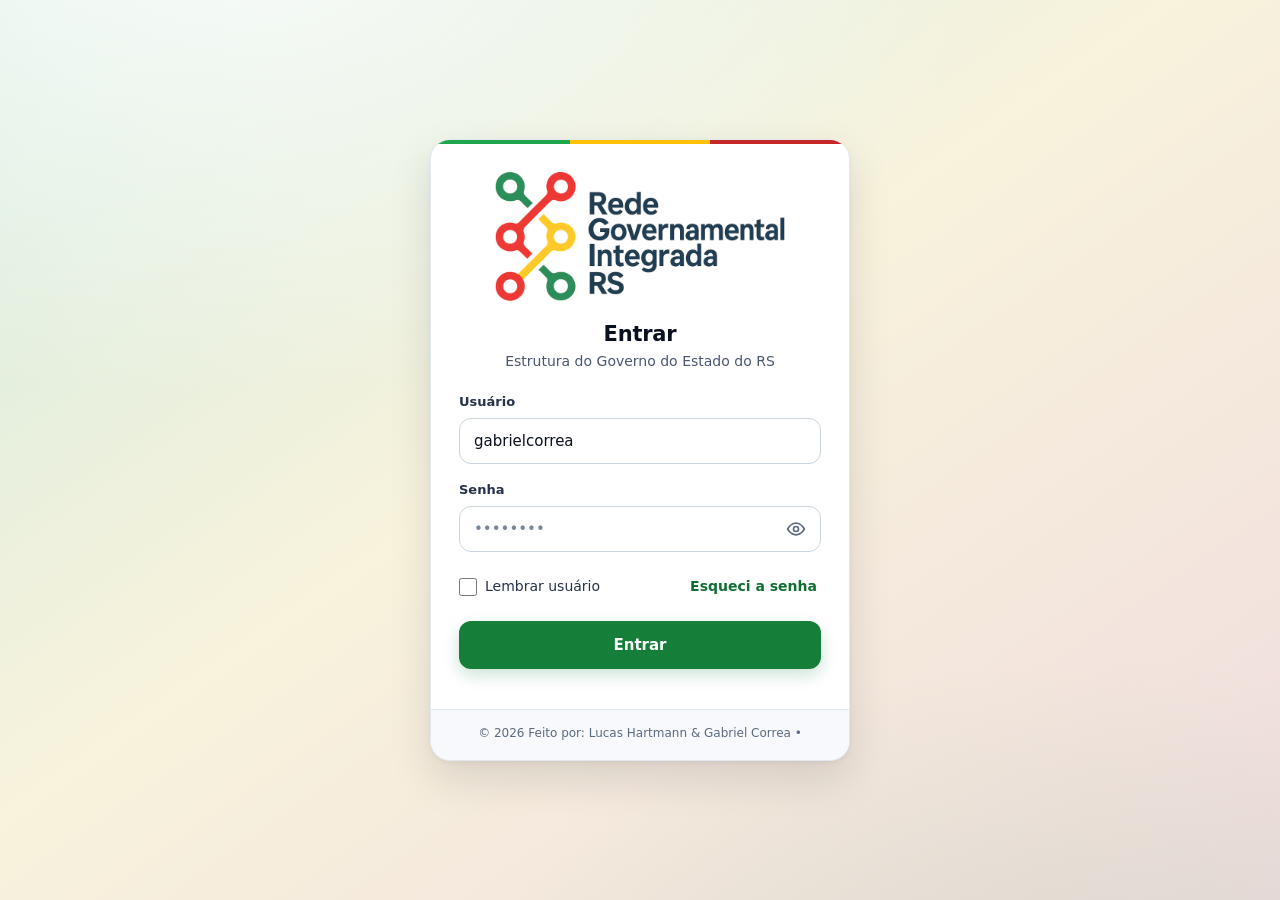
<file: index.html>
<!doctype html>
<html lang="pt-br">
<head>
  <meta charset="utf-8" />
  <meta name="viewport" content="width=device-width, initial-scale=1" />
  <title>Entrar • Estrutura do Governo do RS</title>
  <meta name="color-scheme" content="light">
  <link rel="stylesheet" href="assets/base.css">
  <style>
    html,body{height:100%}
    body{background:#f7fafc}
    body::before{
      content:""; position:fixed; inset:0; z-index:-1; pointer-events:none;
      background:
        radial-gradient(1200px 700px at 15% -10%, rgba(255,255,255,.85), rgba(255,255,255,0) 70%),
        radial-gradient(1000px 650px at 85% 120%, rgba(31,165,76,.12), rgba(31,165,76,0) 65%),
        linear-gradient(145deg, rgba(31,165,76,.16) 0%, rgba(255,193,7,.13) 46%, rgba(198,40,40,.14) 100%),
        #f7fafc;
    }
    .app{min-height:100%; display:grid; place-items:center; padding:28px 16px}
    .card{position:relative; width:100%; max-width:420px; background:var(--surface); border:1px solid var(--border); border-radius:var(--radius-xl); box-shadow:var(--shadow-lg); overflow:hidden}
    .card::before{content:""; position:absolute; inset:0 0 auto 0; height:4px; background:var(--tricolor)}
    .brand{display:grid; place-items:center; padding:32px 28px 4px}
    .brand img{width:min(300px,80%); height:auto}
    .title{padding:16px 28px 0; text-align:center}
    .title h1{margin:0; font-size:21px; font-weight:800}
    .title p{margin:4px 0 0; color:var(--muted); font-size:14px}
    form{padding:20px 28px 24px; display:grid; gap:16px}
    .form-field{display:grid; gap:6px}
    label{font-size:13px; font-weight:600; color:var(--ink-2)}
    .input{display:flex; align-items:center; gap:6px; min-height:46px; padding:0 6px 0 14px; border:1px solid var(--border-strong); border-radius:var(--radius); background:var(--surface); transition:border-color .15s var(--ease), box-shadow .15s var(--ease)}
    .input:hover{border-color:#94a3b8}
    .input:focus-within{border-color:var(--rs-green); box-shadow:var(--ring)}
    .input input{border:0; outline:0; flex:1; min-width:0; font:inherit; font-size:15px; background:transparent; color:var(--ink); padding:11px 0}
    .input input::placeholder{color:#7a8699}
    .icon-btn{display:inline-grid; place-items:center; width:36px; height:36px; border:0; border-radius:8px; background:transparent; color:var(--subtle); cursor:pointer}
    .icon-btn:hover{background:var(--surface-2); color:var(--ink)}
    .icon-btn svg{width:20px; height:20px}
    .icon-btn .icon-hide{display:none}
    .icon-btn[aria-pressed="true"] .icon-show{display:none}
    .icon-btn[aria-pressed="true"] .icon-hide{display:block}
    .row{display:flex; align-items:center; justify-content:space-between; gap:8px; flex-wrap:wrap}
    .row .remember{display:flex; align-items:center; gap:8px; font-size:14px; font-weight:500; color:var(--ink-2); cursor:pointer; min-height:36px}
    .row .remember input{width:18px; height:18px; margin:0; accent-color:var(--rs-green-600); cursor:pointer}
    .link-btn{border:0; background:transparent; padding:8px 4px; font-size:14px; font-weight:600; color:var(--rs-green-700); cursor:pointer; border-radius:6px}
    .link-btn:hover{text-decoration:underline}
    .btn-submit{width:100%; min-height:48px; font-size:15px; border-radius:var(--radius); box-shadow:0 6px 16px rgba(21,127,57,.22)}
    .danger{--alert-icon:url("data:image/svg+xml,%3Csvg xmlns='http://www.w3.org/2000/svg' viewBox='0 0 24 24' fill='none' stroke='black' stroke-width='2' stroke-linecap='round'%3E%3Ccircle cx='12' cy='12' r='9'/%3E%3Cpath d='M12 7.5v5.5M12 16.5h.01'/%3E%3C/svg%3E")}
    .danger:not(:empty){display:flex; align-items:flex-start; gap:8px; padding:10px 12px; border-radius:10px; background:var(--danger-bg); border:1px solid var(--danger-border); color:var(--danger); font-size:14px; font-weight:500}
    .danger:not(:empty)::before{content:""; flex-shrink:0; width:18px; height:18px; margin-top:1px; background:currentColor; -webkit-mask:var(--alert-icon) center/contain no-repeat; mask:var(--alert-icon) center/contain no-repeat}
    .footer{padding:14px 18px 18px; text-align:center; color:var(--subtle); font-size:12px; border-top:1px solid var(--border); background:var(--surface-2)}
  </style>
</head>
<body>
  <main class="app">
    <section class="card" aria-labelledby="cardTitle">
      <div class="brand" aria-hidden="true">
        <img src="assets/logo-340.webp" width="762" height="340" alt="Estrutura do Governo do Estado do Rio Grande do Sul" fetchpriority="high" />
      </div>
      <div class="title">
        <h1 id="cardTitle">Entrar</h1>
        <p>Estrutura do Governo do Estado do RS</p>
      </div>

      <form id="loginForm" novalidate>
        <div class="form-field">
          <label for="email">Usuário</label>
          <div class="input">
            <input id="email" name="email" type="text" placeholder="admin" autocomplete="username" required value="gabrielcorrea">
          </div>
        </div>
        <div class="form-field">
          <label for="password">Senha</label>
          <div class="input">
            <input id="password" name="password" type="password" placeholder="••••••••" autocomplete="current-password" required />
            <button type="button" class="icon-btn" id="togglePwd" aria-label="Mostrar senha" aria-pressed="false" title="Mostrar senha">
              <svg class="icon-show" viewBox="0 0 24 24" fill="none" stroke="currentColor" stroke-width="2" stroke-linecap="round" stroke-linejoin="round" aria-hidden="true"><path d="M2 12s3.6-7 10-7 10 7 10 7-3.6 7-10 7S2 12 2 12Z"/><circle cx="12" cy="12" r="3"/></svg>
              <svg class="icon-hide" viewBox="0 0 24 24" fill="none" stroke="currentColor" stroke-width="2" stroke-linecap="round" stroke-linejoin="round" aria-hidden="true"><path d="M3 3l18 18"/><path d="M10.6 5.1A10.8 10.8 0 0 1 12 5c6.4 0 10 7 10 7a17.6 17.6 0 0 1-3.2 4.1M6.6 6.6C3.9 8.4 2 12 2 12s3.6 7 10 7a9.7 9.7 0 0 0 5.4-1.6"/><path d="M9.9 9.9a3 3 0 0 0 4.2 4.2"/></svg>
            </button>
          </div>
        </div>

        <div class="row">
          <label class="remember"><input id="remember" type="checkbox"> Lembrar usuário</label>
          <button type="button" class="link-btn" id="forgotBtn">Esqueci a senha</button>
        </div>

        <button class="btn btn-primary btn-submit" id="submitBtn" type="submit">Entrar</button>
        <div id="error" class="danger" role="alert"></div>


      </form>

      <div class="footer">&copy; <span id="year"></span> Feito por: Lucas Hartmann & Gabriel Correa •</div>
    </section>
  </main>

  <script>
    // SINGLE-USER STATIC AUTH (GitHub Pages)
    const AUTH = {
      username: 'gabrielcorrea',
      salt_b64: 'iFazNYH+a0aBEwi+pKUBWA==',
      hash_b64: 'RBp4ToRff5KmyZJ1Z6ACW68mD6pLKg7T3Mtt2YJXJ0s=',
      iterations: 210000,
      dklen: 32
    };
    const REDIRECT_AFTER_LOGIN = 'organograma.html';

    // Helper para criar novo hash
    window.generatePassword = async function(newPassword){
      const salt = crypto.getRandomValues(new Uint8Array(16));
      const salt_b64 = btoa(String.fromCharCode(...salt));
      const hash_b64 = await derivePBKDF2(newPassword, salt_b64, AUTH.iterations, AUTH.dklen);
      console.log('%cCole no AUTH:', 'color:#1FA54C; font-weight:bold');
      console.log({ username: AUTH.username, salt_b64, hash_b64, iterations: AUTH.iterations, dklen: AUTH.dklen });
      return { salt_b64, hash_b64 };
    }

    const byId = (id) => document.getElementById(id);
    const emailEl = byId('email');
    const pwdEl = byId('password');
    const rememberEl = byId('remember');
    const errorEl = byId('error');
    const submitBtn = byId('submitBtn');
    const forgotBtn = byId('forgotBtn');
    const togglePwd = byId('togglePwd');
    byId('year').textContent = new Date().getFullYear();

    // Lembrar usuário
    const savedUser = localStorage.getItem('orgRS_user');
    if(savedUser){ emailEl.value = savedUser; rememberEl.checked = true; }
    togglePwd.addEventListener('click', ()=>{
      const t = pwdEl.getAttribute('type') === 'password' ? 'text' : 'password';
      pwdEl.setAttribute('type', t);
      const visible = t === 'text';
      togglePwd.setAttribute('aria-pressed', String(visible));
      togglePwd.setAttribute('aria-label', visible ? 'Ocultar senha' : 'Mostrar senha');
      togglePwd.title = visible ? 'Ocultar senha' : 'Mostrar senha';
    });
    function setLoading(state){ submitBtn.disabled = state; submitBtn.textContent = state ? 'Entrando…' : 'Entrar'; }
    function showError(msg){ errorEl.textContent = msg || ''; }
    function grantSession(user){ sessionStorage.setItem('orgRS_auth', JSON.stringify({user, ts:Date.now()})); }
    function goApp(){ window.location.href = REDIRECT_AFTER_LOGIN; }

    async function derivePBKDF2(password, salt_b64, iterations, dklen){
      const enc = new TextEncoder();
      const keyMaterial = await crypto.subtle.importKey('raw', enc.encode(password), 'PBKDF2', false, ['deriveBits']);
      const salt = Uint8Array.from(atob(salt_b64), c => c.charCodeAt(0));
      const bits = await crypto.subtle.deriveBits({name:'PBKDF2', hash:'SHA-256', salt, iterations}, keyMaterial, dklen*8);
      return btoa(String.fromCharCode(...new Uint8Array(bits)));
    }
    function timingSafeEqual(a,b){
      if(a.length !== b.length) return false;
      let out = 0; for(let i=0;i<a.length;i++){ out |= a.charCodeAt(i) ^ b.charCodeAt(i); } return out===0;
    }

    document.getElementById('loginForm').addEventListener('submit', async (e)=>{
      e.preventDefault(); showError(''); setLoading(true);
      const user = emailEl.value.trim();
      const pass = pwdEl.value;
      if(rememberEl.checked) localStorage.setItem('orgRS_user', user); else localStorage.removeItem('orgRS_user');
      try{
        if(user !== AUTH.username){ showError('Usuário inválido.'); setLoading(false); return; }
        const candidate = await derivePBKDF2(pass, AUTH.salt_b64, AUTH.iterations, AUTH.dklen);
        if(timingSafeEqual(candidate, AUTH.hash_b64)){ grantSession(user); goApp(); }
        else { showError('Senha incorreta.'); }
      }catch(err){ showError('Não foi possível entrar.'); }
      finally{ setLoading(false); }
    });

    forgotBtn.addEventListener('click', ()=>{ showError('Contate o administrador para redefinir a senha.'); });
  </script>
</body>
</html>
</file>
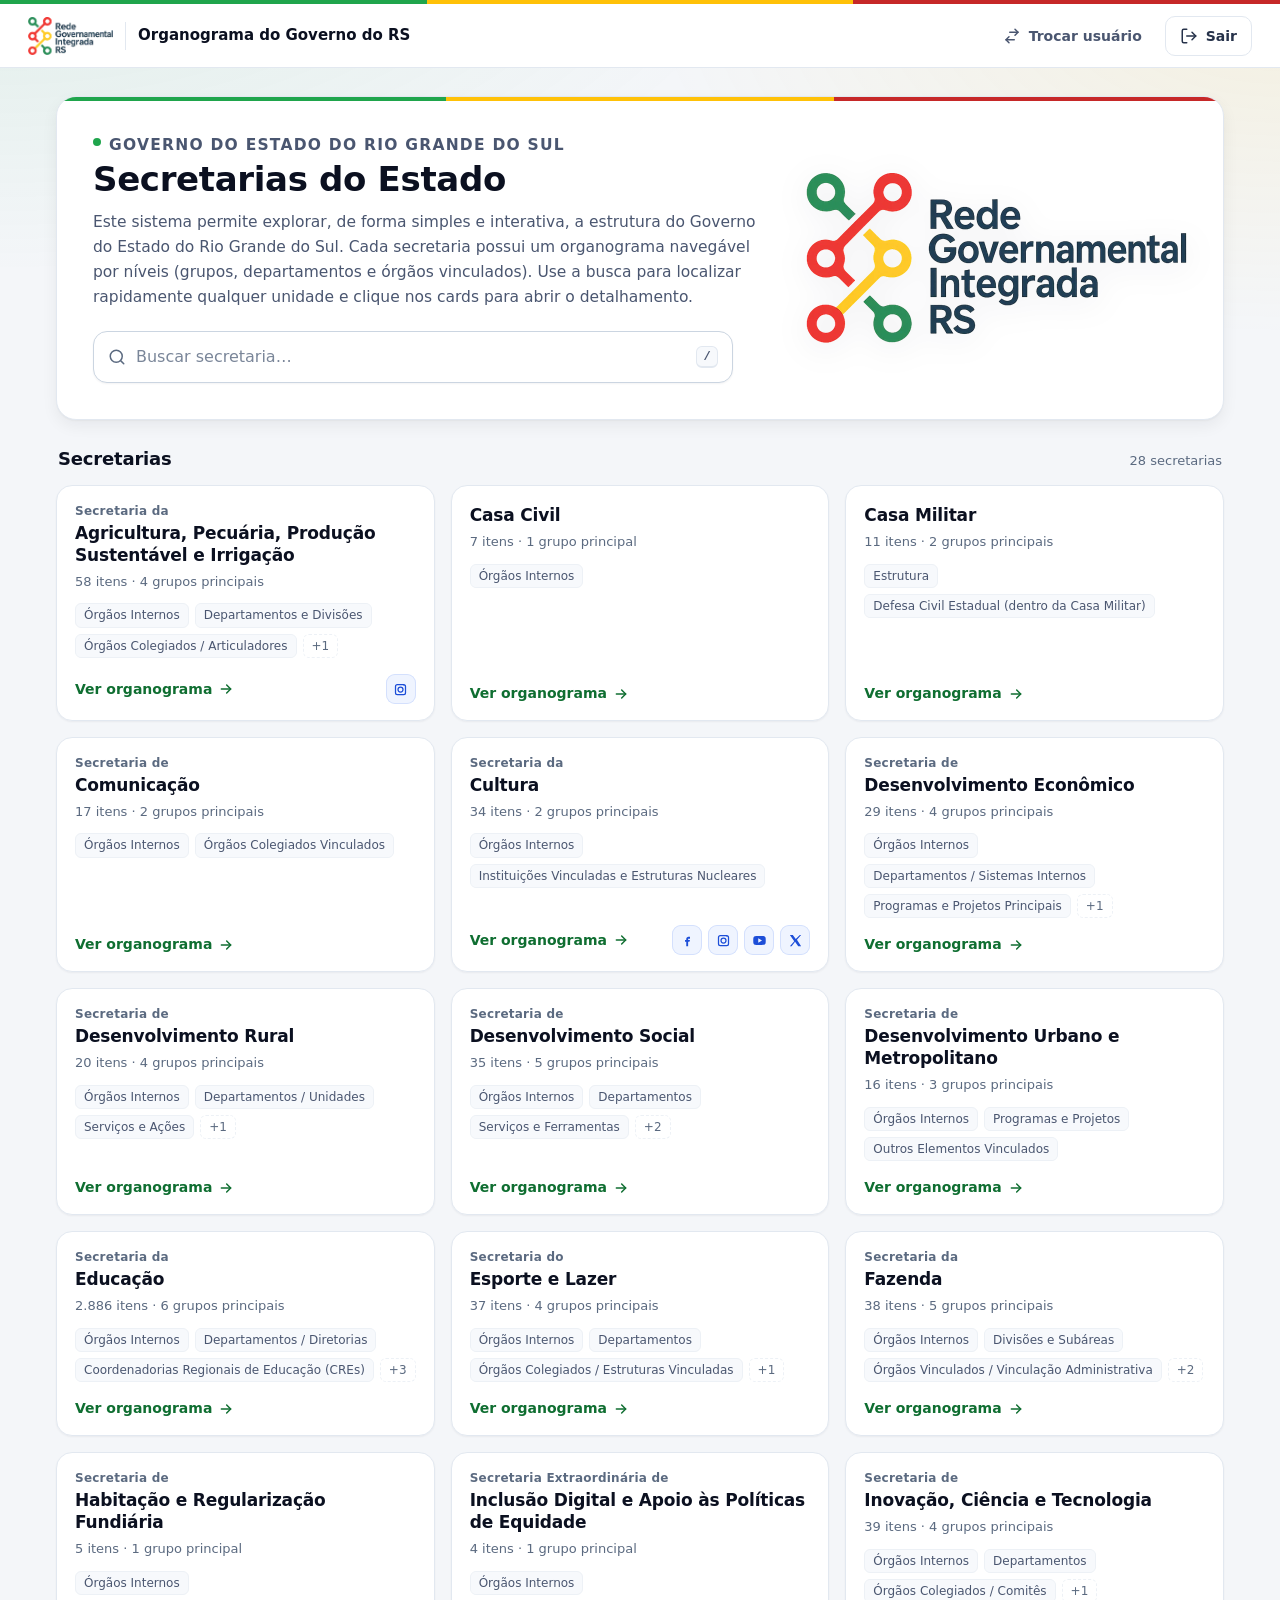
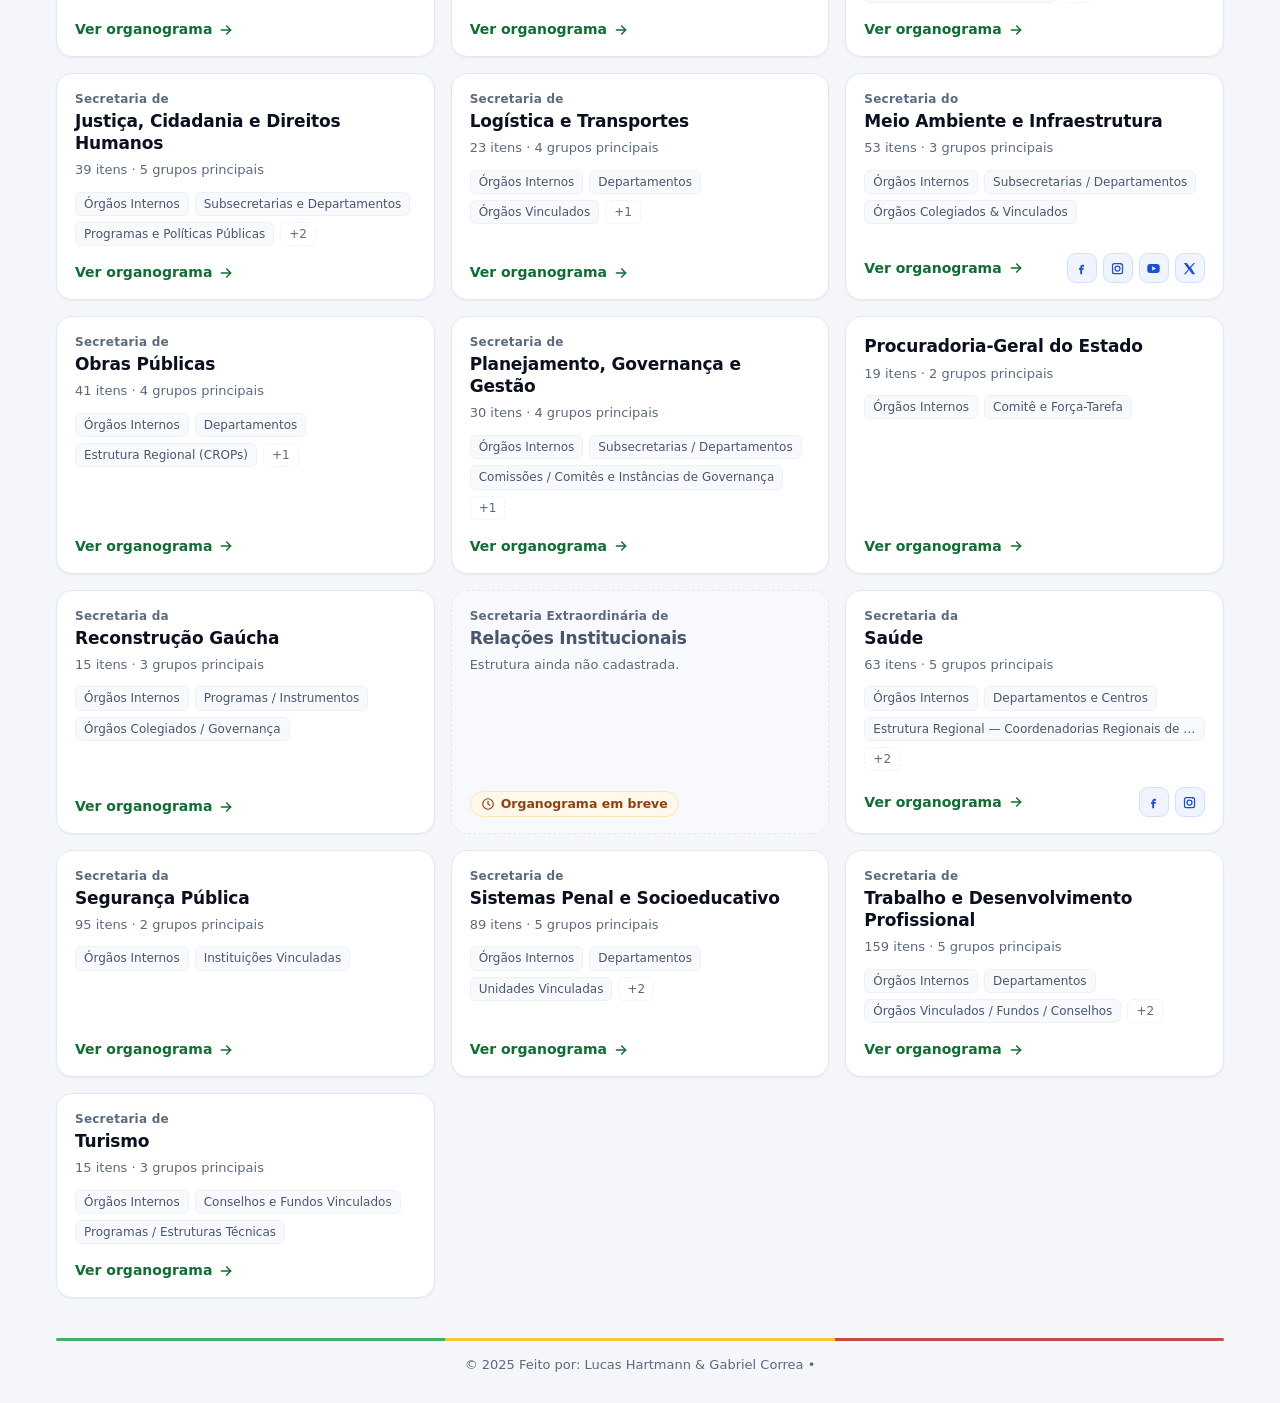
<file: organograma.html>
<!doctype html>
<html lang="pt-br">
<head>
  <meta charset="utf-8" />
  <meta name="viewport" content="width=device-width, initial-scale=1" />
  <title>Organograma – Secretarias (v3)</title>
  <meta name="color-scheme" content="light">
  <link rel="stylesheet" href="assets/base.css">
  <style>
    body{background:var(--bg)}
    body::before{
      content:""; position:fixed; inset:0; z-index:-1; pointer-events:none;
      background:
        radial-gradient(1100px 520px at 0% -10%, rgba(31,165,76,.10), rgba(31,165,76,0) 70%),
        radial-gradient(900px 480px at 100% 0%, rgba(255,193,7,.10), rgba(255,193,7,0) 70%);
    }

    /* ---------- Hero ---------- */
    .hero{max-width:1200px; margin:28px auto 0; padding:0 16px}
    .hero-card{
      position:relative; overflow:hidden;
      background:var(--surface); border:1px solid var(--border); border-radius:var(--radius-xl);
      box-shadow:var(--shadow); padding:clamp(20px,3.5vw,36px);
    }
    .hero-card::before{content:""; position:absolute; inset:0 0 auto 0; height:4px; background:var(--tricolor)}
    .hero-card{display:grid; grid-template-columns:minmax(0,1fr) auto; gap:32px; align-items:center}
    .hero-art img{display:block; max-height:170px; width:auto; filter:drop-shadow(0 6px 16px rgba(11,16,32,.08))}
    @media (max-width:920px){ .hero-card{grid-template-columns:1fr} .hero-art{display:none} }
    .eyebrow{display:flex; align-items:flex-start; gap:8px; margin:0 0 10px; font-size:12px; font-weight:700; letter-spacing:.08em; text-transform:uppercase; color:var(--rs-green-700)}
    .eyebrow::before{content:""; flex-shrink:0; width:8px; height:8px; margin-top:.35em; border-radius:50%; background:var(--rs-green)}
    .hero h1{margin:0 0 10px; font-size:clamp(26px,3.2vw,34px); font-weight:800}
    .hero p{margin:0; max-width:68ch; color:var(--muted); font-size:15.5px; line-height:1.6}
    .hero-search{margin-top:22px; max-width:640px}
    .hero-search .field{min-height:52px; border-radius:14px; padding:0 14px; box-shadow:var(--shadow-sm)}
    .hero-search .field input{font-size:16px}
    .hero-search .field kbd{flex-shrink:0}
    @media (hover:none){ .hero-search .field kbd{display:none} }

    /* ---------- Lista ---------- */
    .layout{max-width:1200px; margin:28px auto 0; padding:0 16px}
    .section-head{display:flex; align-items:baseline; justify-content:space-between; gap:12px; margin:0 2px 14px}
    .section-head h2{margin:0; font-size:18px; font-weight:700}
    .result-count{font-size:13px; color:var(--subtle); font-variant-numeric:tabular-nums}

    .grid{display:grid; grid-template-columns:repeat(3,minmax(0,1fr)); gap:16px; padding:0; margin:0; list-style:none}
    @media (max-width:1100px){ .grid{grid-template-columns:repeat(2,minmax(0,1fr))} }
    @media (max-width:700px){ .grid{grid-template-columns:minmax(0,1fr); gap:12px} }
    .grid > li{min-width:0}
    @media (max-width:640px){
      /* Topo compacto no celular: os cards aparecem mais cedo */
      .hero{margin-top:16px}
      .hero-card{padding:22px 18px 20px; border-radius:var(--radius-lg)}
      .eyebrow{font-size:11px; letter-spacing:.05em; margin-bottom:8px}
      .hero h1{font-size:24px; margin-bottom:8px}
      .hero p{font-size:14.5px; line-height:1.55}
      .hero-search{margin-top:16px}
      .layout{margin-top:20px}
    }

    .card.s{
      position:relative; display:flex; flex-direction:column; height:100%;
      background:var(--surface); border:1px solid var(--border); border-radius:var(--radius-lg);
      box-shadow:var(--shadow-sm); padding:18px 18px 16px; overflow:hidden;
      transition:border-color .18s var(--ease), box-shadow .18s var(--ease), transform .18s var(--ease);
    }
    .card.s::before{content:""; position:absolute; left:0; top:0; bottom:0; width:4px; background:var(--rs-green); transform:scaleY(0); transform-origin:top; transition:transform .2s var(--ease)}
    .card.s:hover{border-color:var(--rs-green-100); box-shadow:var(--shadow); transform:translateY(-2px)}
    .card.s:hover::before{transform:scaleY(1)}
    .card.s:focus-within{box-shadow:var(--ring); border-color:var(--rs-green)}
    .card.s:focus-within::before{transform:scaleY(1)}

    .card.s h3{margin:0 0 6px; font-size:17px; line-height:1.3}
    .org-name{display:flex; flex-direction:column; gap:2px}
    .org-name-prefix{font-size:12px; font-weight:600; letter-spacing:.02em; color:var(--subtle)}
    .org-name-main{font-weight:700; color:var(--ink)}
    .card-meta{margin:0 0 12px; font-size:13px; color:var(--subtle); font-variant-numeric:tabular-nums}
    .card-meta strong{color:var(--ink-2); font-weight:700}

    .tags{display:flex; flex-wrap:wrap; gap:6px; margin:0; padding:0; list-style:none}
    .tag{max-width:100%; overflow:hidden; text-overflow:ellipsis; white-space:nowrap; font-size:12px; line-height:1.2; color:var(--muted); background:var(--surface-2); border:1px solid #edf1f6; padding:4px 8px; border-radius:6px}
    .tag.more{color:var(--subtle); background:transparent; border-style:dashed}

    .foot{display:flex; justify-content:space-between; align-items:center; gap:12px; margin-top:auto; padding-top:16px}
    .foot .social-link{width:30px; height:30px}
    .foot .social-link svg{width:15px; height:15px}

    /* Secretaria sem organograma cadastrado */
    .card.s.is-missing{background:var(--surface-2); border-style:dashed; box-shadow:none}
    .card.s.is-missing:hover{transform:none; border-color:var(--border); box-shadow:none}
    .card.s.is-missing::before{display:none}
    .card.s.is-missing .org-name-main{color:var(--muted)}
    .soon{display:inline-flex; align-items:center; gap:6px; font-size:12.5px; font-weight:600; color:#92400e; background:#fff8eb; border:1px solid #fde7b0; border-radius:999px; padding:3px 10px}
    .soon svg{width:14px; height:14px}
    .open{display:inline-flex; align-items:center; gap:6px; color:var(--rs-green-700); font-weight:700; font-size:14px; text-decoration:none}
    .open svg{width:16px; height:16px; transition:transform .18s var(--ease)}
    .card.s:hover .open svg{transform:translateX(3px)}
    /* Link "esticado": o card inteiro é clicável, mas só existe um alvo de foco */
    .open::after{content:""; position:absolute; inset:0; border-radius:inherit}
    .open:focus-visible{box-shadow:none}

    .empty-state{display:none; text-align:center; padding:40px 16px; background:var(--surface); border:1px dashed var(--border-strong); border-radius:var(--radius-lg); color:var(--muted)}
    .empty-state strong{display:block; color:var(--ink); font-size:16px; margin-bottom:4px}
    .empty-state .btn{margin-top:14px}
  </style>
  <script src="assets/ui.js"></script>
  <script src="dados/organograma.js" defer></script>
  <script src="dados/redes-sociais.js" defer></script>
</head>
<body>
  <a class="skip-link" href="#grid">Pular para a lista de secretarias</a>
  <div class="stripe"></div>
  <header class="topbar">
    <a class="brand" href="organograma.html" aria-label="Organograma do Governo do RS – início">
      <img src="assets/logo-80.webp" width="179" height="80" alt="" decoding="async" onerror="this.style.display='none'">
      <span class="brand-divider" aria-hidden="true"></span>
      <span class="brand-title">Organograma do Governo do RS</span>
    </a>
    <div class="grow"></div>
    <div class="actions">
      <button class="btn btn-ghost" onclick="location.href='index.html'" title="Trocar usuário" aria-label="Trocar usuário">
        <svg viewBox="0 0 24 24" fill="none" stroke="currentColor" stroke-width="2" stroke-linecap="round" stroke-linejoin="round" aria-hidden="true"><path d="M16 3l4 4-4 4"/><path d="M20 7H9"/><path d="M8 21l-4-4 4-4"/><path d="M4 17h11"/></svg>
        <span class="btn-label">Trocar usuário</span>
      </button>
      <button class="btn" onclick="sessionStorage.removeItem('orgRS_auth');location.href='index.html'" title="Sair" aria-label="Sair">
        <svg viewBox="0 0 24 24" fill="none" stroke="currentColor" stroke-width="2" stroke-linecap="round" stroke-linejoin="round" aria-hidden="true"><path d="M9 21H5a2 2 0 0 1-2-2V5a2 2 0 0 1 2-2h4"/><path d="M16 17l5-5-5-5"/><path d="M21 12H9"/></svg>
        <span class="btn-label">Sair</span>
      </button>
    </div>
  </header>

  <section class="hero" aria-labelledby="hero-title">
    <div class="hero-card">
      <div class="hero-copy">
      <p class="eyebrow">Governo do Estado do Rio Grande do Sul</p>
      <h1 id="hero-title">Secretarias do Estado</h1>
      <p>Este sistema permite explorar, de forma simples e interativa, a estrutura do Governo do Estado do Rio Grande do Sul. Cada secretaria possui um organograma navegável por níveis (grupos, departamentos e órgãos vinculados). Use a busca para localizar rapidamente qualquer unidade e clique nos cards para abrir o detalhamento.</p>
      <div class="hero-search">
        <label class="sr-only" for="q">Buscar secretaria</label>
        <div class="field">
          <svg viewBox="0 0 24 24" fill="none" aria-hidden="true"><path d="M21 21l-4.2-4.2M11 19a8 8 0 1 1 0-16 8 8 0 0 1 0 16Z" stroke="currentColor" stroke-width="2" stroke-linecap="round"/></svg>
          <input id="q" type="search" placeholder="Buscar secretaria…" autocomplete="off" aria-describedby="result-count" />
          <kbd aria-hidden="true" title="Pressione / para buscar">/</kbd>
        </div>
      </div>
      </div>
      <div class="hero-art"><img src="assets/logo-340.webp" width="762" height="340" alt="Logo Organograma RS" loading="lazy" decoding="async"></div>
    </div>
  </section>

  <main class="layout">
    <div class="section-head">
      <h2>Secretarias</h2>
      <span class="result-count" id="result-count" aria-live="polite"></span>
    </div>
    <ul class="grid" id="grid"></ul>
    <div class="empty-state" id="empty">
      <strong>Nenhuma secretaria encontrada</strong>
      <span id="empty-text"></span>
      <div><button class="btn" type="button" id="clear-search">Limpar busca</button></div>
    </div>
  </main>

  <script>
    const SECRETARIAS = ["Casa Civil", "Casa Militar", "Secretaria da Agricultura, Pecuária, Produção Sustentável e Irrigação", "Secretaria de Desenvolvimento Social", "Secretaria da Cultura", "Secretaria de Comunicação", "Secretaria de Desenvolvimento Econômico", "Secretaria de Desenvolvimento Rural", "Secretaria de Desenvolvimento Urbano e Metropolitano", "Secretaria da Educação", "Secretaria do Esporte e Lazer", "Secretaria Extraordinária de Inclusão Digital e Apoio às Políticas de Equidade", "Secretaria Extraordinária de Relações Institucionais", "Secretaria da Fazenda", "Secretaria de Habitação e Regularização Fundiária", "Secretaria de Inovação, Ciência e Tecnologia", "Secretaria de Justiça, Cidadania e Direitos Humanos", "Secretaria de Logística e Transportes", "Secretaria do Meio Ambiente e Infraestrutura", "Secretaria de Obras Públicas", "Secretaria de Planejamento, Governança e Gestão", "Secretaria da Reconstrução Gaúcha", "Secretaria da Saúde", "Secretaria da Segurança Pública", "Secretaria de Sistemas Penal e Socioeducativo", "Secretaria de Trabalho e Desenvolvimento Profissional", "Secretaria de Turismo", "Procuradoria-Geral do Estado"];

    const grid = document.getElementById('grid');
    const q = document.getElementById('q');
    const resultCount = document.getElementById('result-count');
    const emptyState = document.getElementById('empty');
    const emptyText = document.getElementById('empty-text');
    const MAX_TAGS = 3;
    const ARROW_ICON = '<svg viewBox="0 0 24 24" fill="none" stroke="currentColor" stroke-width="2.2" stroke-linecap="round" stroke-linejoin="round" aria-hidden="true"><path d="M5 12h14"/><path d="M13 6l6 6-6 6"/></svg>';
    const CLOCK_ICON = '<svg viewBox="0 0 24 24" fill="none" stroke="currentColor" stroke-width="2" stroke-linecap="round" stroke-linejoin="round" aria-hidden="true"><circle cx="12" cy="12" r="9"/><path d="M12 7v5l3 2"/></svg>';

    function slug(s){
      return (s||'').normalize('NFD').replace(/[\u0300-\u036f]/g,'').toLowerCase().replace(/[^a-z0-9\s-]/g,'').trim().replace(/\s+/g,'-');
    }

    function getTags(){
      return ['Gabinete','Diretorias','Departamentos','Órgãos Vinculados','Conselhos','Fundações'];
    }

    // dados/organograma.js define DATA; se não carregar, os cards voltam às tags padrão.
    const hasData = () => typeof DATA !== 'undefined';
    const secretariaData = (key) => (hasData() && Object.prototype.hasOwnProperty.call(DATA, key)) ? DATA[key] : null;

    function countItems(node){
      let total = 0;
      (function walk(n){ for(const c of (n.children || [])){ total++; walk(c); } })(node);
      return total;
    }

    function plural(n, one, many){ return n.toLocaleString('pt-BR') + ' ' + (n === 1 ? one : many); }

    function tagList(labels, hiddenCount){
      const ul = document.createElement('ul'); ul.className = 'tags';
      ul.setAttribute('aria-label', 'Grupos do organograma');
      for(const t of labels){
        const li = document.createElement('li'); li.className = 'tag'; li.textContent = t; li.title = t; ul.appendChild(li);
      }
      if(hiddenCount > 0){
        const more = document.createElement('li'); more.className = 'tag more';
        more.textContent = '+' + hiddenCount;
        more.title = plural(hiddenCount, 'outro grupo', 'outros grupos');
        ul.appendChild(more);
      }
      return ul;
    }

    function cardMeta(text){
      const p = document.createElement('p'); p.className = 'card-meta'; p.textContent = text; return p;
    }

    function buildCard(name){
      const key = slug(name);
      const data = secretariaData(key);
      const isMissing = hasData() && !data;

      const li = document.createElement('li');
      const card = document.createElement('article');
      card.className = 'card s' + (isMissing ? ' is-missing' : '');
      card.appendChild(OrgUI.nameNode(name, 'h3'));

      if(data){
        const groups = (data.children || []).filter(c => c.type !== 'nota').map(c => c.name);
        card.appendChild(cardMeta(plural(countItems(data), 'item', 'itens') + ' · ' + plural(groups.length, 'grupo principal', 'grupos principais')));
        card.appendChild(tagList(groups.slice(0, MAX_TAGS), groups.length - MAX_TAGS));
      } else if(isMissing){
        card.appendChild(cardMeta('Estrutura ainda não cadastrada.'));
      } else {
        card.appendChild(tagList(getTags(), 0));
      }

      const foot = document.createElement('div'); foot.className = 'foot';
      if(isMissing){
        const soon = document.createElement('span'); soon.className = 'soon';
        soon.innerHTML = CLOCK_ICON + '<span>Organograma em breve</span>';
        foot.appendChild(soon);
      } else {
        const a = document.createElement('a'); a.className = 'open'; a.href = 'secretaria.html#' + key;
        a.innerHTML = '<span>Ver organograma</span>' + ARROW_ICON;
        a.setAttribute('aria-label', 'Ver organograma: ' + name);
        foot.appendChild(a);
      }
      const socials = OrgUI.secretariaSocials(key, name);
      if(socials.length) foot.appendChild(OrgUI.socialLinksNode(socials, name));
      card.appendChild(foot);

      li.appendChild(card);
      return li;
    }

    function render(filter=''){
      const term = OrgUI.normalize(filter).trim();
      const items = SECRETARIAS.slice()
        .sort(OrgUI.compareByMainName)
        .filter(n => !term || OrgUI.normalize(n).includes(term));

      grid.innerHTML = '';
      for(const name of items){ grid.appendChild(buildCard(name)); }

      resultCount.textContent = term
        ? `${items.length} de ${SECRETARIAS.length} secretarias`
        : `${SECRETARIAS.length} secretarias`;
      emptyState.style.display = items.length ? 'none' : 'block';
      emptyText.textContent = items.length ? '' : `Não há resultados para “${filter.trim()}”. Verifique a grafia ou tente outro termo.`;
    }

    q.addEventListener('input', ()=> render(q.value));
    document.getElementById('clear-search').addEventListener('click', ()=>{ q.value=''; render(); q.focus(); });
    document.addEventListener('keydown', (e)=>{
      const typing = /^(INPUT|TEXTAREA|SELECT)$/.test(document.activeElement.tagName);
      if(e.key === '/' && !typing){ e.preventDefault(); q.focus(); }
      if(e.key === 'Escape' && document.activeElement === q && q.value){ q.value=''; render(); }
    });
    // Os arquivos de dados são carregados com "defer": renderiza quando já estão disponíveis.
    document.addEventListener('DOMContentLoaded', ()=> render(q.value));
  </script>

  <footer class="site-footer">
    <div class="stripe"></div>
    <div>© 2025 Feito por: Lucas Hartmann &amp; Gabriel Correa •</div>
  </footer>

</body>
</html>
</file>
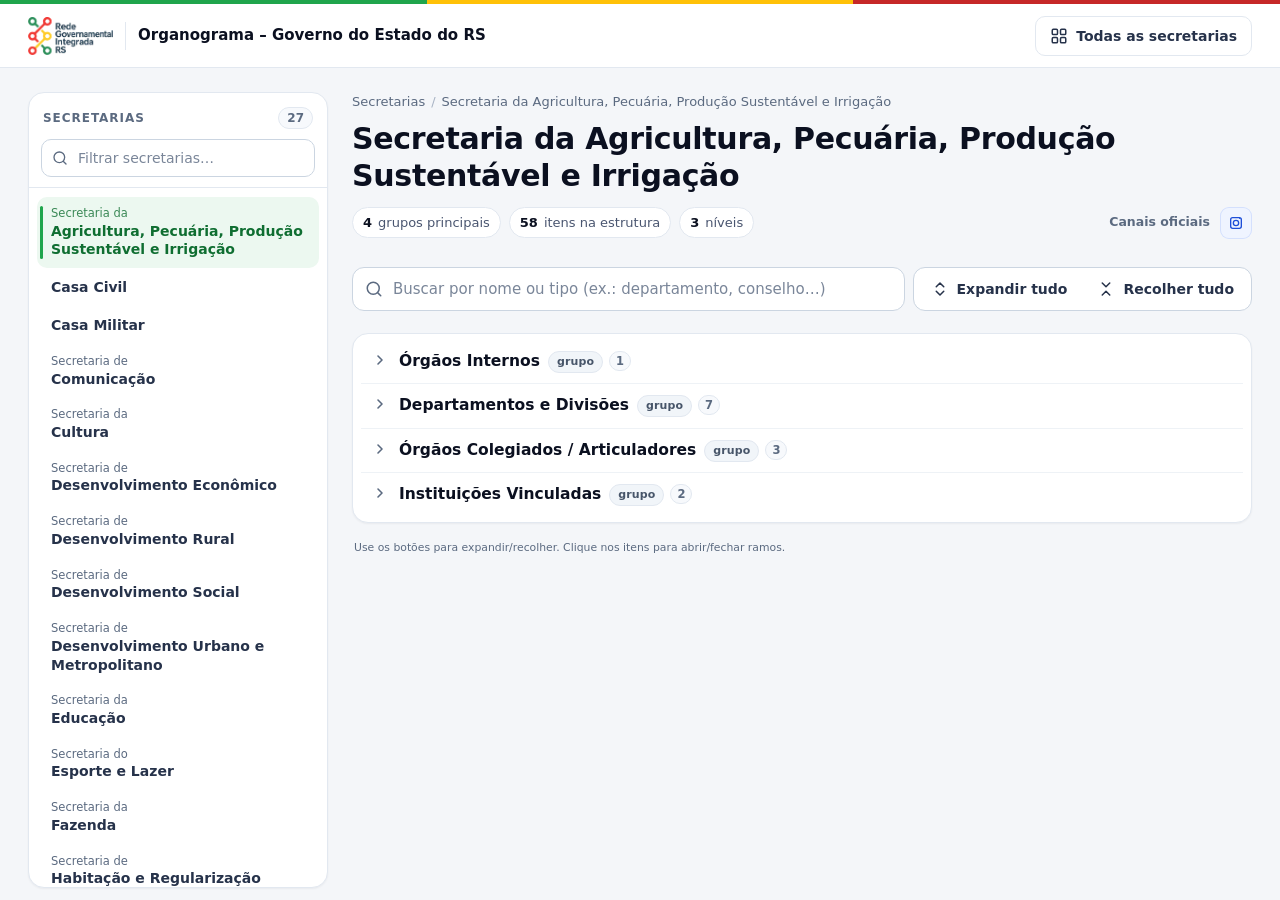
<file: secretaria.html>
<!DOCTYPE html>
<html lang="pt-BR">
<head>
<meta charset="utf-8">
<meta name="viewport" content="width=device-width, initial-scale=1">
<title>Organograma – Secretarias</title>
<meta name="color-scheme" content="light">
<link rel="stylesheet" href="assets/base.css">
<style>
  :root { --aside-w:300px; }
  .wrap { display:grid; grid-template-columns:var(--aside-w) minmax(0,1fr); gap:24px; padding:24px clamp(16px,3vw,28px) 0; max-width:1360px; margin:0 auto; align-items:start; }
  main { min-width:0; min-height:60vh; }

  /* ---------- Barra lateral: lista de secretarias ---------- */
  aside { position:sticky; top:calc(var(--topbar-h) + 16px); display:flex; flex-direction:column; max-height:calc(100vh - var(--topbar-h) - 40px); background:var(--surface); border:1px solid var(--border); border-radius:var(--radius-lg); box-shadow:var(--shadow-sm); overflow:hidden; }
  .aside-head { display:flex; align-items:center; justify-content:space-between; gap:8px; padding:14px 14px 10px; }
  .aside-head h2 { margin:0; font-size:12px; font-weight:700; letter-spacing:.08em; text-transform:uppercase; color:var(--subtle); }
  .aside-head .count { font-size:12px; font-weight:600; color:var(--subtle); background:var(--surface-2); border:1px solid var(--border); border-radius:999px; padding:1px 8px; font-variant-numeric:tabular-nums; }
  .aside-filter { padding:0 12px 10px; border-bottom:1px solid var(--border); }
  .aside-filter .field { min-height:38px; border-radius:10px; padding:0 10px; }
  .aside-filter .field input { font-size:14px; padding:7px 0; }
  .aside-filter .field > svg { width:16px; height:16px; }
  #secretaria-list { overflow:auto; padding:8px; overscroll-behavior:contain; }
  .aside-toggle { display:none; }

  .pill { position:relative; display:block; width:100%; padding:9px 12px 9px 14px; margin:1px 0; border-radius:10px; color:var(--ink-2); text-decoration:none; font-size:14px; line-height:1.35; transition:background-color .15s var(--ease), color .15s var(--ease); }
  .pill:hover { background:var(--surface-2); color:var(--ink); }
  .pill[aria-current="page"] { background:var(--rs-green-50); color:var(--rs-green-700); }
  .pill[aria-current="page"]::before { content:""; position:absolute; left:3px; top:9px; bottom:9px; width:3px; border-radius:3px; background:var(--rs-green); }
  .pill[hidden] { display:none; }
  .org-name { display:flex; flex-direction:column; }
  .pill .org-name-prefix { font-size:11.5px; color:var(--subtle); }
  .pill .org-name-main { font-weight:600; }
  .pill[aria-current="page"] .org-name-prefix { color:var(--rs-green-700); opacity:.8; }
  .aside-empty { display:none; padding:12px; font-size:13px; color:var(--subtle); }

  /* ---------- Cabeçalho da secretaria ---------- */
  .crumbs { display:flex; align-items:center; flex-wrap:wrap; gap:6px; margin:0 0 8px; padding:0; list-style:none; font-size:13px; color:var(--subtle); }
  .crumbs a { color:var(--subtle); text-decoration:none; font-weight:500; }
  .crumbs a:hover { color:var(--rs-green-700); text-decoration:underline; }
  .crumbs li + li::before { content:"/"; margin-right:6px; color:#a8b3c4; }
  .page-head h1 { margin:0; font-size:clamp(22px,2.6vw,30px); font-weight:800; max-width:40ch; }
  .page-head .stats { display:flex; flex-wrap:wrap; gap:8px; margin:12px 0 0; padding:0; list-style:none; }
  .page-head .stats li { display:inline-flex; align-items:baseline; gap:6px; padding:5px 10px; background:var(--surface); border:1px solid var(--border); border-radius:999px; font-size:13px; color:var(--muted); }
  .page-head .stats strong { color:var(--ink); font-variant-numeric:tabular-nums; }

  /* ---------- Barra de ferramentas (fixa ao rolar) ---------- */
  .controls { position:sticky; top:var(--topbar-h); z-index:10; display:flex; flex-wrap:wrap; align-items:center; gap:8px; margin:18px 0 12px; padding:10px 0; background:linear-gradient(var(--bg) 80%, rgba(244,246,249,0)); }
  .controls .field { flex:1; min-width:220px; }
  .search-count { font-size:12.5px; font-weight:600; color:var(--subtle); white-space:nowrap; font-variant-numeric:tabular-nums; }
  .search-count:empty { display:none; }
  .segmented { display:inline-flex; background:var(--surface); border:1px solid var(--border-strong); border-radius:12px; padding:3px; gap:2px; }
  .segmented .btn { min-height:36px; border:0; border-radius:9px; background:transparent; }
  .segmented .btn:hover { background:var(--surface-2); }

  .empty { display:none; margin:8px 0 16px; padding:28px 16px; text-align:center; border-radius:var(--radius-lg); background:var(--surface); border:1px dashed var(--border-strong); color:var(--muted); }
  .empty .btn { margin-top:12px; }

  /* ---------- Árvore ---------- */
  .tree-card { background:var(--surface); border:1px solid var(--border); border-radius:var(--radius-lg); box-shadow:var(--shadow-sm); padding:8px; }
  .tree-card:has(#tree:empty) { display:none; }
  #tree:focus { box-shadow:none; }

  /* ---------- Redes oficiais e estado "não encontrado" ---------- */
  .head-meta { display:flex; flex-wrap:wrap; align-items:center; justify-content:space-between; gap:12px; margin-top:12px; }
  .head-meta .stats { margin:0; }
  .sec-socials { display:flex; align-items:center; gap:10px; font-size:12.5px; font-weight:600; color:var(--subtle); }
  .sec-socials:empty { display:none; }
  .missing { display:none; margin-top:20px; padding:32px 24px; text-align:center; background:var(--surface); border:1px dashed var(--border-strong); border-radius:var(--radius-lg); color:var(--muted); }
  .missing strong { display:block; margin-bottom:6px; font-size:17px; color:var(--ink); }
  .missing p { margin:0 auto 16px; max-width:52ch; }
  body.is-missing .missing { display:block; }
  body.is-missing .controls,
  body.is-missing .empty,
  body.is-missing .tree-card,
  body.is-missing .hint,
  body.is-missing .head-meta { display:none !important; }
  .list { list-style:none; margin:0; padding:0; }
  .list .list { margin-left:19px; padding-left:10px; border-left:1px solid var(--border); }
  #tree > .list > li + li { border-top:1px solid #eef2f6; margin-top:2px; padding-top:2px; }

  .node { display:flex; align-items:flex-start; gap:8px; border-radius:10px; transition:background-color .12s var(--ease); }
  /* Linhas fora da tela não passam por layout/pintura (essencial com milhares de itens abertos) */
  #tree .node { content-visibility:auto; contain-intrinsic-size:auto 40px; }
  .node-main:focus-visible { box-shadow:inset 0 0 0 2px var(--rs-green); }
  .node:hover { background:var(--surface-2); }
  .node-main { flex:1; min-width:0; display:flex; align-items:flex-start; gap:8px; padding:8px 8px; margin:0; border:0; background:none; color:inherit; font:inherit; text-align:left; border-radius:10px; }
  button.node-main { cursor:pointer; }
  .toggle { width:22px; height:22px; margin-top:-1px; flex-shrink:0; display:inline-flex; align-items:center; justify-content:center; border-radius:6px; color:var(--subtle); transition:transform .18s var(--ease), background-color .12s var(--ease), color .12s var(--ease); }
  .toggle svg { width:16px; height:16px; }
  button.node-main:hover .toggle { background:#e8edf3; color:var(--ink); }
  li.is-open > .node .toggle { transform:rotate(90deg); color:var(--rs-green-700); }
  .leaf { visibility:hidden; }
  .node-text { min-width:0; }
  .title { font-weight:500; color:var(--ink); overflow-wrap:anywhere; }
  .node.is-leaf .title { font-weight:400; color:var(--ink-2); }
  #tree > .list > li > .node .title { font-weight:700; font-size:15.5px; color:var(--ink); }
  li.is-open > .node .title { color:var(--ink); }
  .title mark { background:var(--mark); color:inherit; border-radius:3px; padding:0 1px; }

  .badge { display:inline-block; margin-left:8px; padding:1px 8px; font-size:11px; font-weight:600; line-height:18px; letter-spacing:.01em; vertical-align:1px; white-space:nowrap; border-radius:999px; border:1px solid; }
  .fam-grupo     { color:#475569; background:#f1f5f9; border-color:#e2e8f0; }
  .fam-direcao   { color:#0f6e31; background:#ecf8f0; border-color:#c9ecd5; }
  .fam-unidade   { color:#1d4ed8; background:#eff4ff; border-color:#d4e0fd; }
  .fam-entidade  { color:#92400e; background:#fff8eb; border-color:#fde7b0; }
  .fam-colegiado { color:#6d28d9; background:#f5f1ff; border-color:#e3d8fd; }
  .fam-regional  { color:#0f766e; background:#ecfbf8; border-color:#c5efe7; }
  .fam-escola    { color:#0369a1; background:#eef8fe; border-color:#cbe9fb; }
  .fam-programa  { color:#be185d; background:#fdf0f6; border-color:#f8d3e4; }
  .fam-nota      { color:#92400e; background:#fffbeb; border-color:#fde68a; }
  .count { display:inline-block; margin-left:6px; min-width:22px; padding:0 6px; font-size:11.5px; font-weight:600; line-height:18px; text-align:center; vertical-align:1px; color:var(--subtle); background:var(--surface-2); border:1px solid var(--border); border-radius:999px; font-variant-numeric:tabular-nums; }

  .node.is-note { background:#fffdf5; }
  .node.is-note .title { font-style:italic; font-weight:400; color:var(--muted); }

  .hint { margin:14px 2px 0; font-size:13px; color:var(--subtle); }

  /* === SOCIALS (detalhe/secretaria) === */
  .side-card{background:#fff;border-radius:16px;border:1px solid rgba(11,16,32,.08);box-shadow:0 6px 16px rgba(11,16,32,.04);padding:14px 14px 10px;margin-bottom:14px}
  .side-card h3{margin:0 0 10px;font-size:16px;color:#0b1020}
  .socials-grid{display:grid;grid-template-columns:repeat(4,1fr);gap:10px}
  .socials-grid a{height:36px;border-radius:10px;display:flex;align-items:center;justify-content:center;background:#f6f8fb;color:#6b7280;text-decoration:none;box-shadow:inset 0 0 0 1px rgba(11,16,32,.06);transition:transform .15s ease, box-shadow .15s ease, color .15s ease}
  .socials-grid a:hover{transform:translateY(-1px);box-shadow:0 6px 16px rgba(11,16,32,.12);color:#118b45}
  .socials-grid a.disabled{opacity:.45;pointer-events:none;filter:grayscale(1)}
  .socials-grid svg{width:20px;height:20px}
  #socials-note{margin-top:8px;color:#8a96ad;font-size:12px}

  /* === Ícones sociais por nó: ativos sempre visíveis; não cadastrados só ao passar o mouse === */
  .node .icons { display:inline-flex; gap:4px; flex-shrink:0; padding:5px 6px 5px 0; }
  .node .icons a { width:28px; height:28px; border-radius:8px; display:inline-flex; align-items:center; justify-content:center; text-decoration:none; transition:background-color .12s var(--ease), color .12s var(--ease), opacity .12s var(--ease); }
  .node .icons svg { width:15px; height:15px; }
  .node .icons a.inactive { color:#9CA3AF; cursor:default; pointer-events:none; visibility:hidden; opacity:0; }
  .node:hover .icons a.inactive { visibility:visible; opacity:.55; }
  .node .icons a.active { color:#1d4ed8; background:#eff4ff; box-shadow:inset 0 0 0 1px #d4e0fd; }
  .node .icons a.active:hover { background:#1d4ed8; color:#fff; box-shadow:none; }

  /* ---------- Responsivo ---------- */
  @media (max-width:900px){
    .wrap { grid-template-columns:1fr; gap:16px; padding-top:16px; }
    aside { position:static; max-height:none; }
    .aside-head { display:none; }
    .aside-toggle { display:flex; align-items:center; gap:10px; width:100%; min-height:52px; padding:10px 14px; border:0; background:none; text-align:left; cursor:pointer; color:var(--ink); }
    .aside-toggle .label { flex:1; min-width:0; display:flex; flex-direction:column; }
    .aside-toggle .label small { font-size:11px; font-weight:700; letter-spacing:.08em; text-transform:uppercase; color:var(--subtle); }
    .aside-toggle .label span { font-weight:600; white-space:nowrap; overflow:hidden; text-overflow:ellipsis; }
    .aside-toggle svg { width:20px; height:20px; color:var(--subtle); transition:transform .18s var(--ease); }
    aside.is-open .aside-toggle svg { transform:rotate(180deg); }
    .aside-filter, #secretaria-list { display:none; }
    aside.is-open .aside-filter { display:block; border-top:1px solid var(--border); padding-top:10px; }
    aside.is-open #secretaria-list { display:block; max-height:55vh; }
    .controls { top:var(--topbar-h); }
    /* O seletor de secretaria já mostra onde você está */
    .crumbs { display:none; }
  }
  @media (max-width:640px){
    /* Topo compacto: a árvore aparece já na primeira tela */
    .wrap { gap:12px; padding-top:12px; }
    .page-head h1 { font-size:22px; }
    .head-meta { margin-top:6px; gap:8px; }
    .page-head .stats { gap:0; }
    .page-head .stats li { padding:0; border:0; background:none; font-size:13px; }
    .page-head .stats li + li::before { content:"·"; margin:0 8px; color:#a8b3c4; }
    .sec-socials > span { display:none; }
    .sec-socials .social-link { width:30px; height:30px; }
    .controls { position:static; background:none; padding:0; margin:14px 0 10px; flex-wrap:nowrap; }
    .controls .field { min-width:0; }
    .segmented .btn { min-height:36px; padding:0 10px; }
    .segmented .btn-label { display:none; }
    .node { flex-wrap:wrap; }
    .node .icons { width:100%; padding:0 0 8px 36px; margin-top:-6px; }
    .node .icons a.inactive { display:none; }
    .node .icons:not(:has(a.active)) { display:none; }
    .list .list { margin-left:11px; padding-left:6px; }
    .node-main { padding:10px 6px; }
  }
</style>
<script src="assets/ui.js"></script>
</head>
<body>
  <a class="skip-link" id="skip-link" href="#tree">Pular para o organograma</a>
  <div class="stripe"></div>
  <header class="topbar">
    <a class="brand" href="organograma.html" aria-label="Organograma do Governo do RS – início">
      <img src="assets/logo-80.webp" width="179" height="80" alt="" decoding="async" onerror="this.style.display='none'">
      <span class="brand-divider" aria-hidden="true"></span>
      <span class="brand-title">Organograma – Governo do Estado do RS</span>
    </a>
    <div class="grow"></div>
    <a class="btn" href="organograma.html" aria-label="Todas as secretarias">
      <svg viewBox="0 0 24 24" fill="none" stroke="currentColor" stroke-width="2" stroke-linecap="round" stroke-linejoin="round" aria-hidden="true"><rect x="3" y="3" width="7" height="7" rx="1.5"/><rect x="14" y="3" width="7" height="7" rx="1.5"/><rect x="3" y="14" width="7" height="7" rx="1.5"/><rect x="14" y="14" width="7" height="7" rx="1.5"/></svg>
      <span class="btn-label">Todas as secretarias</span>
    </a>
  </header>
  <div class="wrap">
    <aside id="aside" aria-label="Secretarias">
      <button class="aside-toggle" id="aside-toggle" type="button" aria-expanded="false" aria-controls="secretaria-list">
        <span class="label"><small>Secretaria</small><span id="aside-current">Selecionar</span></span>
        <svg viewBox="0 0 24 24" fill="none" stroke="currentColor" stroke-width="2" stroke-linecap="round" stroke-linejoin="round" aria-hidden="true"><path d="M6 9l6 6 6-6"/></svg>
      </button>
      <div class="aside-head">
        <h2>Secretarias</h2>
        <span class="count" id="aside-count"></span>
      </div>
      <div class="aside-filter">
        <label class="sr-only" for="aside-q">Filtrar secretarias</label>
        <div class="field">
          <svg viewBox="0 0 24 24" fill="none" aria-hidden="true"><path d="M21 21l-4.2-4.2M11 19a8 8 0 1 1 0-16 8 8 0 0 1 0 16Z" stroke="currentColor" stroke-width="2" stroke-linecap="round"/></svg>
          <input id="aside-q" type="search" placeholder="Filtrar secretarias…" autocomplete="off">
        </div>
      </div>
      <nav id="secretaria-list" aria-label="Lista de secretarias"></nav>
      <div class="aside-empty" id="aside-empty">Nenhuma secretaria com esse nome.</div>
    </aside>
    <main>
      <div class="page-head">
        <ol class="crumbs">
          <li><a href="organograma.html">Secretarias</a></li>
          <li aria-current="page" id="crumb-current"></li>
        </ol>
        <h1 id="sec-title"></h1>
        <div class="head-meta">
          <ul class="stats" id="sec-stats"></ul>
          <div class="sec-socials" id="sec-socials"></div>
        </div>
      </div>
      <div class="missing" id="missing" role="status">
        <p>Ainda não há organograma cadastrado para esta secretaria. Escolha outra na lista ou veja todas as secretarias.</p>
        <a class="btn btn-primary" href="organograma.html">Ver todas as secretarias</a>
      </div>
      <div class="controls">
        <label class="sr-only" for="search">Buscar</label>
        <div class="field">
          <svg viewBox="0 0 24 24" fill="none" aria-hidden="true"><path d="M21 21l-4.2-4.2M11 19a8 8 0 1 1 0-16 8 8 0 0 1 0 16Z" stroke="currentColor" stroke-width="2" stroke-linecap="round"/></svg>
          <input id="search" type="search" placeholder="Buscar por nome ou tipo (ex.: departamento, conselho…)" aria-label="Buscar" autocomplete="off">
          <span class="search-count" id="search-count" aria-live="polite"></span>
        </div>
        <div class="segmented" role="group" aria-label="Expandir ou recolher a árvore">
          <button class="btn" id="expand-all" type="button" aria-label="Expandir tudo" title="Expandir tudo">
            <svg viewBox="0 0 24 24" fill="none" stroke="currentColor" stroke-width="2" stroke-linecap="round" stroke-linejoin="round" aria-hidden="true"><path d="M7 15l5 5 5-5"/><path d="M7 9l5-5 5 5"/></svg>
            <span class="btn-label">Expandir tudo</span>
          </button>
          <button class="btn" id="collapse-all" type="button" aria-label="Recolher tudo" title="Recolher tudo">
            <svg viewBox="0 0 24 24" fill="none" stroke="currentColor" stroke-width="2" stroke-linecap="round" stroke-linejoin="round" aria-hidden="true"><path d="M7 20l5-5 5 5"/><path d="M7 4l5 5 5-5"/></svg>
            <span class="btn-label">Recolher tudo</span>
          </button>
        </div>
      </div>
      <div class="empty" id="empty">
        <div>Nada encontrado para a busca.</div>
        <button class="btn" type="button" id="clear-search">Limpar busca</button>
      </div>
      <div class="tree-card"><div id="tree" tabindex="-1"></div></div>
      <footer class="hint"><small>Use os botões para expandir/recolher. Clique nos itens para abrir/fechar ramos.</small></footer>
    </main>
  </div>
<script src="dados/organograma.js"></script>
<script>
function norm(s){ return (s||'').toString().toLowerCase().normalize('NFD').replace(/[\u0300-\u036f]/g,''); }
function el(tag, cls, text){
  var e = document.createElement(tag);
  if (cls) e.className = cls;
  if (text != null) e.textContent = text;
  return e;
}


// === Socials (per node) ===
function slugify(s){
  return norm(s).replace(/[^a-z0-9]+/g,'-').replace(/^-+|-+$/g,'');
}
function svgSmall(name){
  if(name==='facebook'){return '<svg viewBox="0 0 24 24" aria-hidden="true"><path fill="currentColor" d="M13.5 9H16V6h-2.5C11.6 6 10 7.6 10 9.5V11H8v3h2v7h3v-7h2.1l.9-3H13v-1.5c0-.3.2-.5.5-.5Z"/></svg>';}
  if(name==='instagram'){return '<svg viewBox="0 0 24 24" aria-hidden="true"><path fill="currentColor" d="M12 7a5 5 0 1 0 0 10 5 5 0 0 0 0-10Zm0 8a3 3 0 1 1 0-6 3 3 0 0 1 0 6Zm5.5-8.9a1.1 1.1 0 1 0 0-2.2 1.1 1.1 0 0 0 0 2.2ZM17 3H7a4 4 0 0 0-4 4v10a4 4 0 0 0 4 4h10a4 4 0 0 0 4-4V7a4 4 0 0 0-4-4Zm2 14a2 2 0 0 1-2 2H7a2 2 0 0 1-2-2V7a2 2 0 0 1 2-2h10a2 2 0 0 1 2 2v10Z"/></svg>';}
  if(name==='youtube'){return '<svg viewBox="0 0 24 24" aria-hidden="true"><path fill="currentColor" d="M21.6 7.2a3 3 0 0 0-2.1-2.1C18 4.7 12 4.7 12 4.7s-6 0-7.5.4a3 3 0 0 0-2.1 2.1C2 8.7 2 12 2 12s0 3.3.4 4.8a3 3 0 0 0 2.1 2.1c1.5.4 7.5.4 7.5.4s6 0 7.5-.4a3 3 0 0 0 2.1-2.1c.4-1.5.4-4.8.4-4.8s0-3.3-.4-4.8ZM10 15.5v-7l6 3.5-6 3.5Z"/></svg>';}
  if(name==='x' || name==='twitter'){return '<svg viewBox="0 0 24 24" aria-hidden="true"><path fill="currentColor" d="M3 3h4.7l4.7 6.6L18.9 3H21l-6.7 7.6L21 21h-4.7l-5-7-5.5 7H3l7-8-7-10Z"/></svg>';}
  return '';
}
// Mapeamento por ÓRGÃO (por nome): use a chave como SLUG do nome exibido no nó
window.NODE_SOCIALS = window.NODE_SOCIALS || {
  // Exemplo com IRGA (Instagram)
  "irga-instituto-rio-grandense-do-arroz": { instagram: "https://www.instagram.com/irgars/?hl=en" }
};
function buildNodeIcons(label){
  var slug = slugify(label||'');
  var links = (window.NODE_SOCIALS && window.NODE_SOCIALS[slug]) ? window.NODE_SOCIALS[slug] : {};
  var box = document.createElement('span'); box.className = 'icons';
  ['facebook','instagram','youtube','x'].forEach(function(p){
    var href = links[p] || '';
    var a = document.createElement('a');
    if(href){
      a.className = 'active';
      a.href = href; a.target = '_blank'; a.rel = 'noopener';
      a.setAttribute('aria-label', p); a.title = p;
      a.addEventListener('click', function(e){ e.stopPropagation(); });
    }else{
      a.className = 'inactive';
      a.href = '#'; a.setAttribute('aria-label', p+' não cadastrado'); a.title = p+' não cadastrado';
      a.addEventListener('click', function(e){ e.preventDefault(); e.stopPropagation(); });
    }
    a.innerHTML = svgSmall(p);
    box.appendChild(a);
  });
  return box;
}

// === Apresentação: famílias de tipo (só cor do selo; o texto do tipo continua igual) ===
var TYPE_FAMILY = {
  'secretaria':'direcao', 'gabinete':'direcao', 'chefia':'direcao', 'direção':'direcao', 'assessoria':'direcao',
  'subsecretaria':'direcao', 'subchefia':'direcao', 'comando':'direcao', 'estado-maior':'direcao', 'ouvidoria':'direcao',
  'departamento':'unidade', 'divisão':'unidade', 'coordenação':'unidade', 'unidade':'unidade', 'serviço':'unidade', 'observatório':'unidade',
  'órgão':'entidade', 'autarquia':'entidade', 'agência':'entidade', 'instituição':'entidade', 'hospital':'entidade',
  'museu':'entidade', 'biblioteca':'entidade', 'parque':'entidade', 'sistema':'entidade', 'fundo':'entidade',
  'conselho':'colegiado', 'colegiado':'colegiado', 'comitê':'colegiado', 'comissão':'colegiado',
  'regional':'regional', 'crs':'regional', 'cre':'regional', 'crpo':'regional', 'crbm':'regional', 'dpr':'regional', 'municipio':'regional',
  'escola':'escola',
  'programa':'programa',
  'nota':'nota'
};
function typeFamily(type){ return TYPE_FAMILY[(type||'').toLowerCase()] || 'grupo'; }

var CHEVRON_SVG = '<svg viewBox="0 0 24 24" fill="none" stroke="currentColor" stroke-width="2.4" stroke-linecap="round" stroke-linejoin="round" aria-hidden="true"><path d="M9 6l6 6-6 6"/></svg>';

// === Árvore sob demanda ===
// Os filhos de um ramo só viram HTML quando o ramo é aberto (a Educação tem ~2.900 itens).
// A busca percorre os dados, não a página, e abre só os caminhos que têm resultado.
var nodeOfLi = new WeakMap();     // <li> -> nó de dados
var normCache = new WeakMap();    // nó de dados -> nome/tipo normalizados (evita recalcular a cada tecla)
var currentData = null;
var searchState = { q: '', visible: null };

function hasKids(node){ return !!(node && node.children && node.children.length); }

function normalizedOf(node){
  var cached = normCache.get(node);
  if (!cached){
    cached = { name: norm(node.name), type: norm(node.type) };
    normCache.set(node, cached);
  }
  return cached;
}

// Ícones sociais só para nós com alguma rede cadastrada (mesma chave de slugify, reaproveitando o nome normalizado)
function hasNodeSocials(node){
  var map = window.NODE_SOCIALS;
  if (!map) return false;
  var key = normalizedOf(node).name.replace(/[^a-z0-9]+/g,'-').replace(/^-+|-+$/g,'');
  return !!map[key];
}

// A seta é clonada de um modelo em vez de interpretar o SVG a cada linha
var CHEVRON_TEMPLATE = (function(){ var t = document.createElement('template'); t.innerHTML = CHEVRON_SVG; return t.content.firstChild; })();

function childListOf(li){
  var last = li.lastElementChild;
  return (last && last.tagName === 'UL') ? last : null;
}
function ensureChildren(li){
  var ul = childListOf(li);
  if (ul) return ul;
  var node = nodeOfLi.get(li);
  if (!hasKids(node)) return null;
  ul = el('ul', 'list');
  ul.style.display = 'none';
  var frag = document.createDocumentFragment();
  for (var i=0;i<node.children.length;i++) frag.appendChild(createItem(node.children[i]));
  ul.appendChild(frag);
  li.appendChild(ul);
  return ul;
}
function setOpen(li, open){
  if (!hasKids(nodeOfLi.get(li))) return;
  var ul = open ? ensureChildren(li) : childListOf(li);
  if (ul) ul.style.display = open ? 'block' : 'none';
  li.classList.toggle('is-open', !!open);
  var btn = li.firstElementChild && li.firstElementChild.firstElementChild;
  if (btn && btn.tagName === 'BUTTON') btn.setAttribute('aria-expanded', open ? 'true' : 'false');
}
function isOpen(li){
  return li.classList.contains('is-open');
}

function treeStats(node){
  var total = 0, depth = 0;
  (function walk(n, d){
    var kids = n.children || [];
    for (var i=0;i<kids.length;i++){ total++; if (d+1 > depth) depth = d+1; walk(kids[i], d+1); }
  })(node, 0);
  return { total: total, depth: depth, top: (node.children||[]).length };
}

function renderSecretariaSocials(key, data){
  var box = document.getElementById('sec-socials');
  box.innerHTML = '';
  var links = data ? OrgUI.secretariaSocials(key, data.name) : [];
  if (!links.length) return;
  box.appendChild(el('span', null, 'Canais oficiais'));
  box.appendChild(OrgUI.socialLinksNode(links, data.name));
}

function renderHeading(data, key){
  var name = data ? (data.name || 'Secretaria') : '';
  document.getElementById('sec-title').textContent = name || 'Organograma não encontrado';
  document.getElementById('crumb-current').textContent = name || 'Não encontrado';
  document.getElementById('aside-current').textContent = name || 'Selecionar';
  document.title = name ? name + ' – Organograma' : 'Organograma – Secretarias';
  renderSecretariaSocials(key, data);

  var stats = document.getElementById('sec-stats');
  stats.innerHTML = '';
  if (!data) return;
  var s = treeStats(data);
  [[s.top, s.top === 1 ? 'grupo principal' : 'grupos principais'],
   [s.total, s.total === 1 ? 'item na estrutura' : 'itens na estrutura'],
   [s.depth, s.depth === 1 ? 'nível' : 'níveis']].forEach(function(pair){
    var li = el('li');
    li.appendChild(el('strong', null, pair[0].toLocaleString('pt-BR')));
    li.appendChild(document.createTextNode(pair[1]));
    stats.appendChild(li);
  });
}

function createItem(node){
  var li = el('li');
  nodeOfLi.set(li, node);
  var row = el('div', 'node');
  row.setAttribute('data-name', node.name||'');
  row.setAttribute('data-type', node.type||'');

  var hasChildren = hasKids(node);
  if (!hasChildren) row.className += ' is-leaf';
  if (typeFamily(node.type) === 'nota') row.className += ' is-note';

  var main = el(hasChildren ? 'button' : 'span', 'node-main');
  if (hasChildren){ main.type = 'button'; main.setAttribute('aria-expanded', 'false'); }

  var tg = el('span', 'toggle' + (hasChildren ? '' : ' leaf'));
  tg.setAttribute('aria-hidden', 'true');
  if (hasChildren) tg.appendChild(CHEVRON_TEMPLATE.cloneNode(true));
  main.appendChild(tg);

  var text = el('span', 'node-text');
  text.appendChild(el('span', 'title', node.name || ''));
  if (node.type) text.appendChild(el('span', 'badge fam-' + typeFamily(node.type), node.type));
  if (hasChildren){
    var n = node.children.length;
    var count = el('span', 'count', String(n));
    count.title = n + (n === 1 ? ' item' : ' itens');
    count.setAttribute('aria-label', count.title);
    text.appendChild(count);
  }
  main.appendChild(text);
  row.appendChild(main);

  if (hasNodeSocials(node)) row.appendChild(buildNodeIcons(node.name||''));
  li.appendChild(row);

  // Com busca ativa, itens criados ao abrir um ramo seguem o mesmo filtro
  if (searchState.q) applyFilterToItem(li, node);
  return li;
}

function renderTree(container, data, key){
  container.innerHTML = '';
  currentData = data;
  searchState = { q: '', visible: null };
  renderHeading(data, key);
  if (!data) return;

  var rootUl = el('ul', 'list');
  var frag = document.createDocumentFragment();
  for (var i=0; i<(data.children?data.children.length:0); i++){
    frag.appendChild(createItem(data.children[i]));
  }
  rootUl.appendChild(frag);
  container.appendChild(rootUl);
}

function currentKeys(){
  var keys = [];
  for (var key in DATA){ if (DATA.hasOwnProperty(key)) keys.push(key); }
  return keys.sort(function(a, b){ return OrgUI.compareByMainName(DATA[a].name || a, DATA[b].name || b); });
}

function renderSidebar(){
  var cont = document.getElementById('secretaria-list');
  cont.innerHTML = '';
  var keys = currentKeys();
  keys.forEach(function(k){
    var a = el('a', 'pill');
    a.href = '#' + k;
    a.setAttribute('data-key', k);
    a.setAttribute('data-search', norm(DATA[k].name || k));
    a.appendChild(OrgUI.nameNode(DATA[k].name || k));
    a.addEventListener('click', function(){ setAsideOpen(false); });
    cont.appendChild(a);
  });
  document.getElementById('aside-count').textContent = keys.length;
}

function markActive(slug){
  var pills = document.querySelectorAll('#secretaria-list .pill');
  for (var i=0;i<pills.length;i++){
    if (pills[i].getAttribute('data-key') === slug){
      pills[i].setAttribute('aria-current', 'page');
      if (pills[i].scrollIntoView) pills[i].scrollIntoView({ block: 'nearest' });
    } else {
      pills[i].removeAttribute('aria-current');
    }
  }
}

function filterSidebar(){
  var q = norm(document.getElementById('aside-q').value).trim();
  var pills = document.querySelectorAll('#secretaria-list .pill');
  var shown = 0;
  for (var i=0;i<pills.length;i++){
    var hit = !q || pills[i].getAttribute('data-search').indexOf(q) !== -1;
    pills[i].hidden = !hit;
    if (hit) shown++;
  }
  document.getElementById('aside-empty').style.display = shown ? 'none' : 'block';
}

function setAsideOpen(open){
  document.getElementById('aside').classList.toggle('is-open', !!open);
  document.getElementById('aside-toggle').setAttribute('aria-expanded', open ? 'true' : 'false');
  var current = open && document.querySelector('#secretaria-list .pill[aria-current]');
  if (current && current.scrollIntoView) current.scrollIntoView({ block: 'nearest' });
}

// Destaca o trecho buscado no nome (ignora acentos e maiúsculas)
function findMatch(text, q){
  var flat = '', map = [];
  for (var i=0;i<text.length;i++){
    var n = norm(text.charAt(i));
    for (var j=0;j<n.length;j++){ flat += n.charAt(j); map.push(i); }
  }
  var idx = flat.indexOf(q);
  if (idx === -1) return null;
  return [map[idx], map[idx + q.length - 1] + 1];
}
function paintTitle(span, text, q){
  var range = q ? findMatch(text, q) : null;
  if (!range){
    if (span.getAttribute('data-hl')){ span.textContent = text; span.removeAttribute('data-hl'); }
    return;
  }
  span.textContent = '';
  span.appendChild(document.createTextNode(text.slice(0, range[0])));
  span.appendChild(el('mark', null, text.slice(range[0], range[1])));
  span.appendChild(document.createTextNode(text.slice(range[1])));
  span.setAttribute('data-hl', '1');
}

function applyFilterToItem(li, node){
  var q = searchState.q;
  li.style.display = (!q || searchState.visible.has(node)) ? '' : 'none';
  var title = li.firstElementChild.querySelector('.title');
  var nameHit = !!q && normalizedOf(node).name.indexOf(q) !== -1;
  paintTitle(title, node.name || '', nameHit ? q : '');
}

function applySearch(){
  var q = norm(document.getElementById('search').value).trim();
  var visible = new Set();
  var matches = 0;

  // 1) Nos dados: quem bate com a busca e quem tem descendente que bate
  function collect(node){
    var n = normalizedOf(node);
    var hit = n.name.indexOf(q) !== -1 || n.type.indexOf(q) !== -1;
    if (hit) matches++;
    var any = false;
    var kids = node.children || [];
    for (var i=0;i<kids.length;i++){ if (collect(kids[i])) any = true; }
    if (hit || any) visible.add(node);
    return hit || any;
  }
  if (q && currentData){
    var top = currentData.children || [];
    for (var t=0;t<top.length;t++) collect(top[t]);
  }
  searchState = { q: q, visible: visible };

  // 2) Na página: mostra/oculta o que já existe e abre (criando se preciso) os ramos com resultado
  function sync(li){
    var node = nodeOfLi.get(li);
    applyFilterToItem(li, node);
    if (!hasKids(node)) return;
    var open = false;
    if (q){
      for (var i=0;i<node.children.length;i++){ if (visible.has(node.children[i])){ open = true; break; } }
    }
    if (open) ensureChildren(li);
    var ul = childListOf(li);
    if (ul){ for (var c = ul.firstElementChild; c; c = c.nextElementSibling) sync(c); }
    setOpen(li, open);
  }
  var root = document.querySelector('#tree > ul');
  if (root){ for (var r = root.firstElementChild; r; r = r.nextElementSibling) sync(r); }

  var noResults = !!(q && matches===0);
  document.getElementById('empty').style.display = noResults ? 'block' : 'none';
  document.querySelector('.tree-card').hidden = noResults;
  document.getElementById('search-count').textContent = q
    ? matches.toLocaleString('pt-BR') + (matches === 1 ? ' resultado' : ' resultados')
    : '';
}

function expandCollapse(all){
  var root = document.querySelector('#tree > ul');
  if (!root) return;
  (function walk(ul){
    for (var li = ul.firstElementChild; li; li = li.nextElementSibling){
      if (!hasKids(nodeOfLi.get(li))) continue;
      setOpen(li, all);
      var childUl = childListOf(li);
      if (childUl) walk(childUl);
    }
  })(root);
}

// Sem hash: abre a primeira secretaria (como antes). Hash desconhecido: mostra "não disponível"
// em vez de abrir outra secretaria por engano.
function getSlug(){
  var h = (location.hash||'').replace(/^#/,'');
  if (h) return DATA.hasOwnProperty(h) ? h : null;
  for (var k in DATA){ if (DATA.hasOwnProperty(k)) return k; }
  return null;
}

function mount(){
  var slug = getSlug();
  var data = slug ? DATA[slug] : null;
  document.body.classList.toggle('is-missing', !data);
  renderTree(document.getElementById('tree'), data, slug);
  markActive(slug);
  applySearch();
}

document.addEventListener('DOMContentLoaded', function(){
  try {
    renderSidebar();
    mount();
    // Um único "ouvinte" para a árvore toda: clique em qualquer ponto da linha
    // (ou Enter/Espaço no botão) abre/fecha o ramo. Links sociais param a propagação.
    document.getElementById('tree').addEventListener('click', function(e){
      var row = e.target.closest('.node');
      if (row) setOpen(row.parentNode, !isOpen(row.parentNode));
    });
    // Em telas estreitas o exemplo longo não cabe no campo
    if (window.matchMedia && window.matchMedia('(max-width:640px)').matches){
      document.getElementById('search').placeholder = 'Buscar por nome ou tipo…';
    }
    var searchTimer = null;
    document.getElementById('search').addEventListener('input', function(){
      clearTimeout(searchTimer);
      searchTimer = setTimeout(applySearch, 60);
    });
    document.getElementById('clear-search').addEventListener('click', function(){
      var input = document.getElementById('search');
      input.value = ''; applySearch(); input.focus();
    });
    document.getElementById('expand-all').addEventListener('click', function(){ expandCollapse(true); });
    document.getElementById('collapse-all').addEventListener('click', function(){ expandCollapse(false); });
    document.getElementById('aside-q').addEventListener('input', filterSidebar);
    document.getElementById('aside-toggle').addEventListener('click', function(){
      setAsideOpen(!document.getElementById('aside').classList.contains('is-open'));
    });
    window.addEventListener('hashchange', function(){ mount(); window.scrollTo(0, 0); });
    // O hash identifica a secretaria; o link de acessibilidade só move o foco, sem alterar o hash.
    document.getElementById('skip-link').addEventListener('click', function(e){
      e.preventDefault();
      document.getElementById('tree').focus();
    });
  } catch(e){
    alert('Erro ao inicializar: ' + (e.message||e));
    console.error(e);
  }
});
</script>
<script src="dados/redes-sociais.js"></script>
</body>
</html>
</file>
<file: assets/base.css>
/* Organograma RS — base visual compartilhada (tokens, tipografia e componentes) */

:root{
  /* Marca RS */
  --rs-green:#1FA54C;
  --rs-green-600:#157f39;   /* fundo de botão: 5:1 com texto branco */
  --rs-green-700:#0f6e31;   /* texto/link verde sobre branco */
  --rs-green-50:#ecf8f0;
  --rs-green-100:#d3efdc;
  --rs-yellow:#FFC107;
  --rs-red:#C62828;
  --tricolor:linear-gradient(90deg, var(--rs-green) 0 33.34%, var(--rs-yellow) 33.34% 66.67%, var(--rs-red) 66.67% 100%);

  /* Neutros */
  --ink:#0B1020;
  --ink-2:#26324a;
  --muted:#4a5670;
  --subtle:#5b6a80;
  --bg:#f4f6f9;
  --surface:#ffffff;
  --surface-2:#f7f9fc;
  --border:#e2e8f0;
  --border-strong:#cbd5e1;

  /* Estados */
  --danger:#b42318;
  --danger-bg:#fef3f2;
  --danger-border:#fecdca;
  --mark:#fde68a;

  /* Forma, sombra, movimento */
  --radius-sm:8px;
  --radius:12px;
  --radius-lg:16px;
  --radius-xl:20px;
  --shadow-sm:0 1px 2px rgba(11,16,32,.05);
  --shadow:0 1px 2px rgba(11,16,32,.04), 0 6px 16px rgba(11,16,32,.06);
  --shadow-lg:0 2px 6px rgba(11,16,32,.05), 0 18px 44px rgba(11,16,32,.12);
  --ring:0 0 0 3px rgba(31,165,76,.35);
  --ease:cubic-bezier(.2,.7,.2,1);
  --topbar-h:64px;

  --font:system-ui,-apple-system,"Segoe UI",Roboto,Ubuntu,"Noto Sans",sans-serif;
  --mono:ui-monospace,SFMono-Regular,Menlo,Consolas,monospace;

  color-scheme:light;
}

*{box-sizing:border-box}
html{-webkit-text-size-adjust:100%}
body{
  margin:0;
  font:15px/1.5 var(--font);
  color:var(--ink);
  background:var(--bg);
  -webkit-font-smoothing:antialiased;
}
h1,h2,h3{line-height:1.25; letter-spacing:-.01em}
a{color:var(--rs-green-700)}
button{font:inherit}

/* Foco visível só para teclado */
:focus{outline:none}
:focus-visible{outline:none; box-shadow:var(--ring); border-radius:var(--radius-sm)}

.sr-only{position:absolute!important; width:1px; height:1px; padding:0; margin:-1px; overflow:hidden; clip:rect(0,0,0,0); white-space:nowrap; border:0}

.skip-link{position:absolute; left:12px; top:-48px; z-index:100; padding:10px 14px; border-radius:var(--radius-sm); background:var(--ink); color:#fff; font-weight:600; text-decoration:none; transition:top .15s var(--ease)}
.skip-link:focus{top:12px}

/* Faixa com as cores do RS */
.stripe{height:4px; background:var(--tricolor)}

/* Barra superior */
.topbar{
  position:sticky; top:0; z-index:30;
  display:flex; align-items:center; gap:14px;
  min-height:var(--topbar-h); padding:10px clamp(16px,3vw,28px);
  background:var(--surface);
  border-bottom:1px solid var(--border);
}
.topbar .brand{display:flex; align-items:center; gap:12px; min-width:0; color:inherit; text-decoration:none}
.topbar .brand img{height:38px; width:auto; display:block}
.topbar .brand-title{font-weight:700; font-size:15px; color:var(--ink); white-space:nowrap; overflow:hidden; text-overflow:ellipsis}
.topbar .brand-divider{width:1px; height:28px; background:var(--border)}
.topbar .grow{flex:1}
.topbar .actions{display:flex; align-items:center; gap:8px}
@media (max-width:640px){
  .topbar .brand-divider, .topbar .brand-title{display:none}
  .topbar .btn .btn-label{display:none}
}

/* Botões */
.btn{
  display:inline-flex; align-items:center; justify-content:center; gap:8px;
  min-height:40px; padding:0 14px;
  border:1px solid var(--border); border-radius:10px;
  background:var(--surface); color:var(--ink-2);
  font-size:14px; font-weight:600; line-height:1; text-decoration:none; white-space:nowrap;
  cursor:pointer; touch-action:manipulation;
  transition:background-color .15s var(--ease), border-color .15s var(--ease), color .15s var(--ease), box-shadow .15s var(--ease);
}
.btn:hover{background:var(--surface-2); border-color:var(--border-strong); color:var(--ink)}
.btn:active{background:#eef2f7}
.btn svg{width:18px; height:18px; flex-shrink:0}
.btn-primary{background:var(--rs-green-600); border-color:transparent; color:#fff}
.btn-primary:hover{background:var(--rs-green-700); border-color:transparent; color:#fff}
.btn-primary:active{background:#0b5a27}
.btn-primary[disabled]{opacity:.55; cursor:not-allowed}
.btn-ghost{background:transparent; border-color:transparent; color:var(--muted)}
.btn-ghost:hover{background:#eef2f7; border-color:transparent; color:var(--ink)}
.btn-sm{min-height:34px; padding:0 10px; font-size:13px; border-radius:8px}

/* Campo de busca/entrada com ícone */
.field{
  display:flex; align-items:center; gap:10px;
  min-height:44px; padding:0 12px;
  background:var(--surface); border:1px solid var(--border-strong); border-radius:var(--radius);
  transition:border-color .15s var(--ease), box-shadow .15s var(--ease);
}
.field:hover{border-color:#94a3b8}
.field:focus-within{border-color:var(--rs-green); box-shadow:var(--ring)}
.field > svg{width:18px; height:18px; color:var(--subtle); flex-shrink:0}
.field input{flex:1; min-width:0; border:0; outline:0; background:transparent; font:inherit; font-size:15px; color:var(--ink); padding:10px 0}
.field input::placeholder{color:#7a8699}
.field input[type="search"]::-webkit-search-cancel-button{cursor:pointer}

kbd{
  display:inline-flex; align-items:center; justify-content:center; min-width:22px; height:22px; padding:0 6px;
  font:600 12px/1 var(--mono); color:var(--muted);
  background:var(--surface-2); border:1px solid var(--border); border-bottom-width:2px; border-radius:6px;
}

/* Links de redes sociais (só redes cadastradas) */
.social-links{display:inline-flex; align-items:center; gap:6px}
.social-link{
  position:relative; z-index:1;
  display:inline-flex; align-items:center; justify-content:center;
  width:32px; height:32px; border-radius:9px;
  color:#1d4ed8; background:#eff4ff; box-shadow:inset 0 0 0 1px #d4e0fd;
  transition:background-color .15s var(--ease), color .15s var(--ease);
}
.social-link:hover{background:#1d4ed8; color:#fff; box-shadow:none}
.social-link svg{width:16px; height:16px}

/* Rodapé */
.site-footer{max-width:1200px; margin:40px auto 28px; padding:0 16px; color:var(--subtle); font-size:13px; text-align:center}
.site-footer .stripe{height:3px; border-radius:999px; margin-bottom:14px; opacity:.85}

@media (prefers-reduced-motion:reduce){
  *,*::before,*::after{transition-duration:.01ms!important; animation-duration:.01ms!important; scroll-behavior:auto!important}
}
</file>
